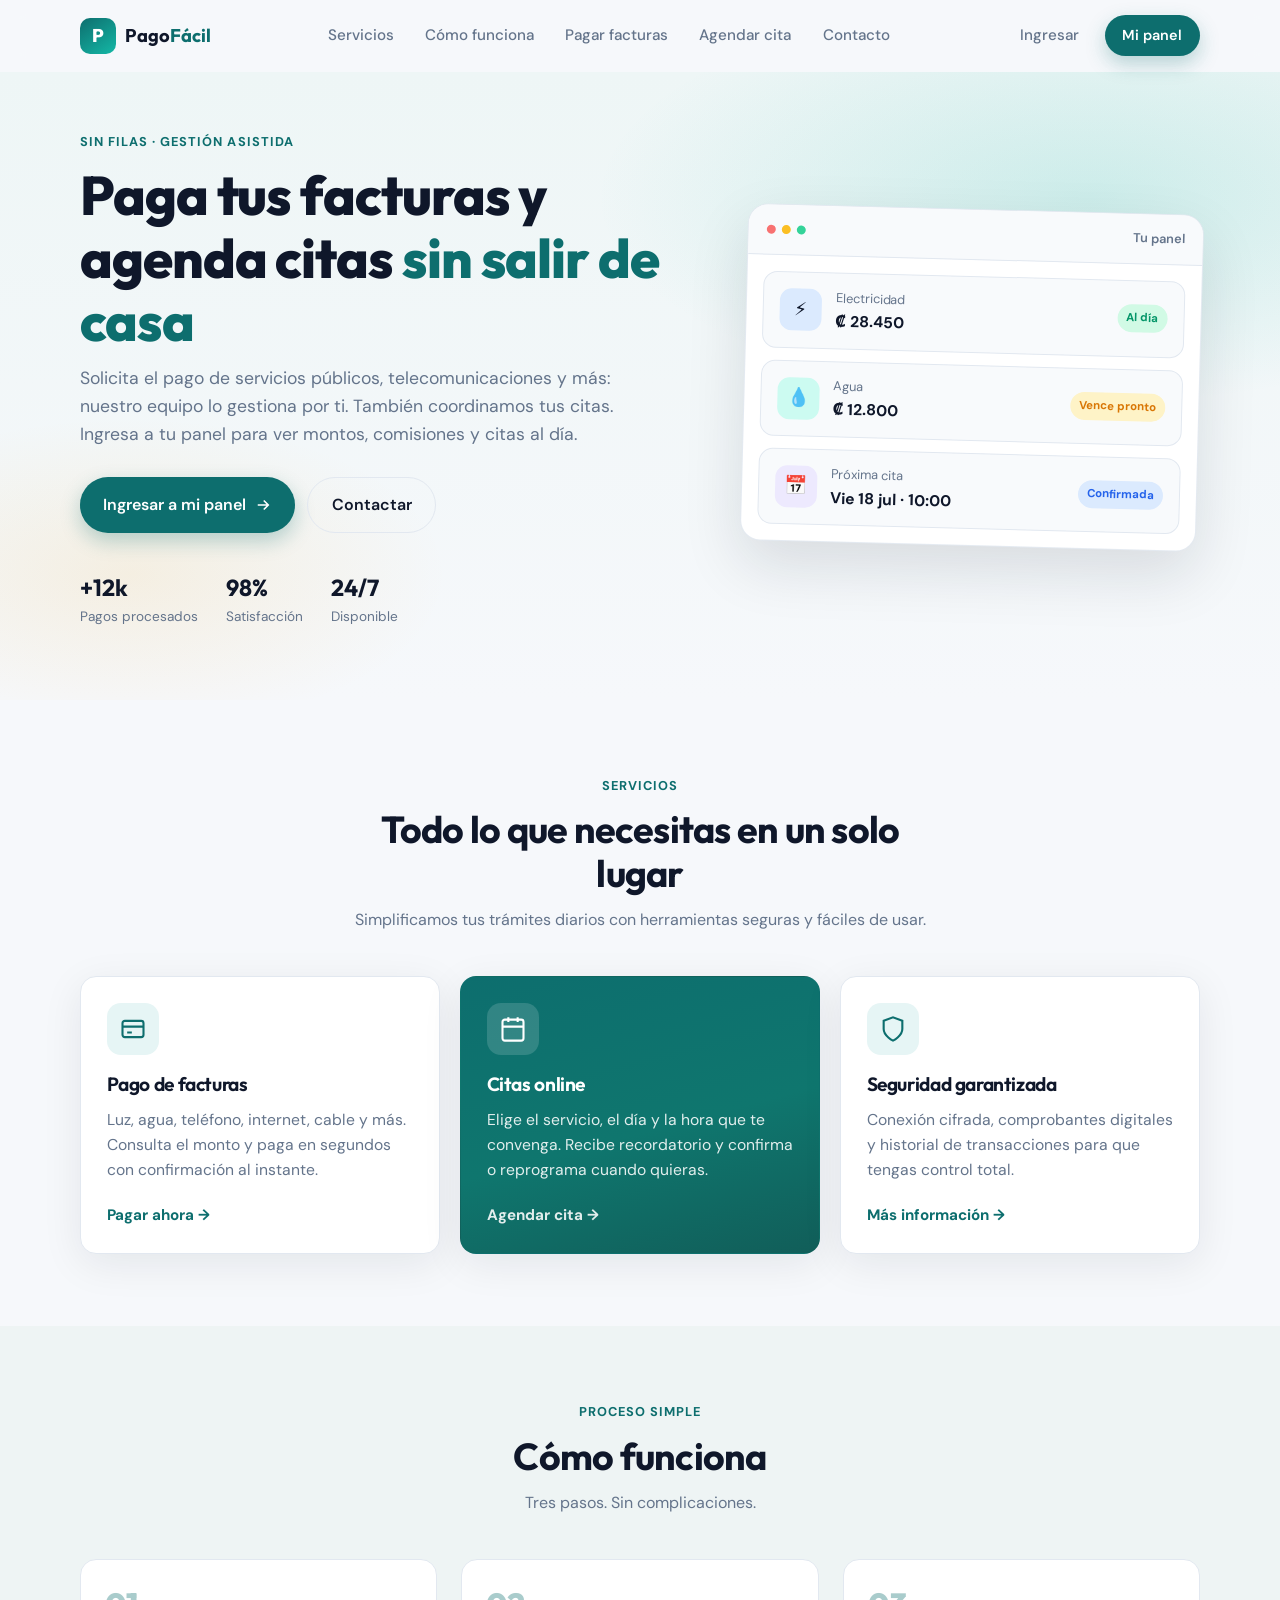
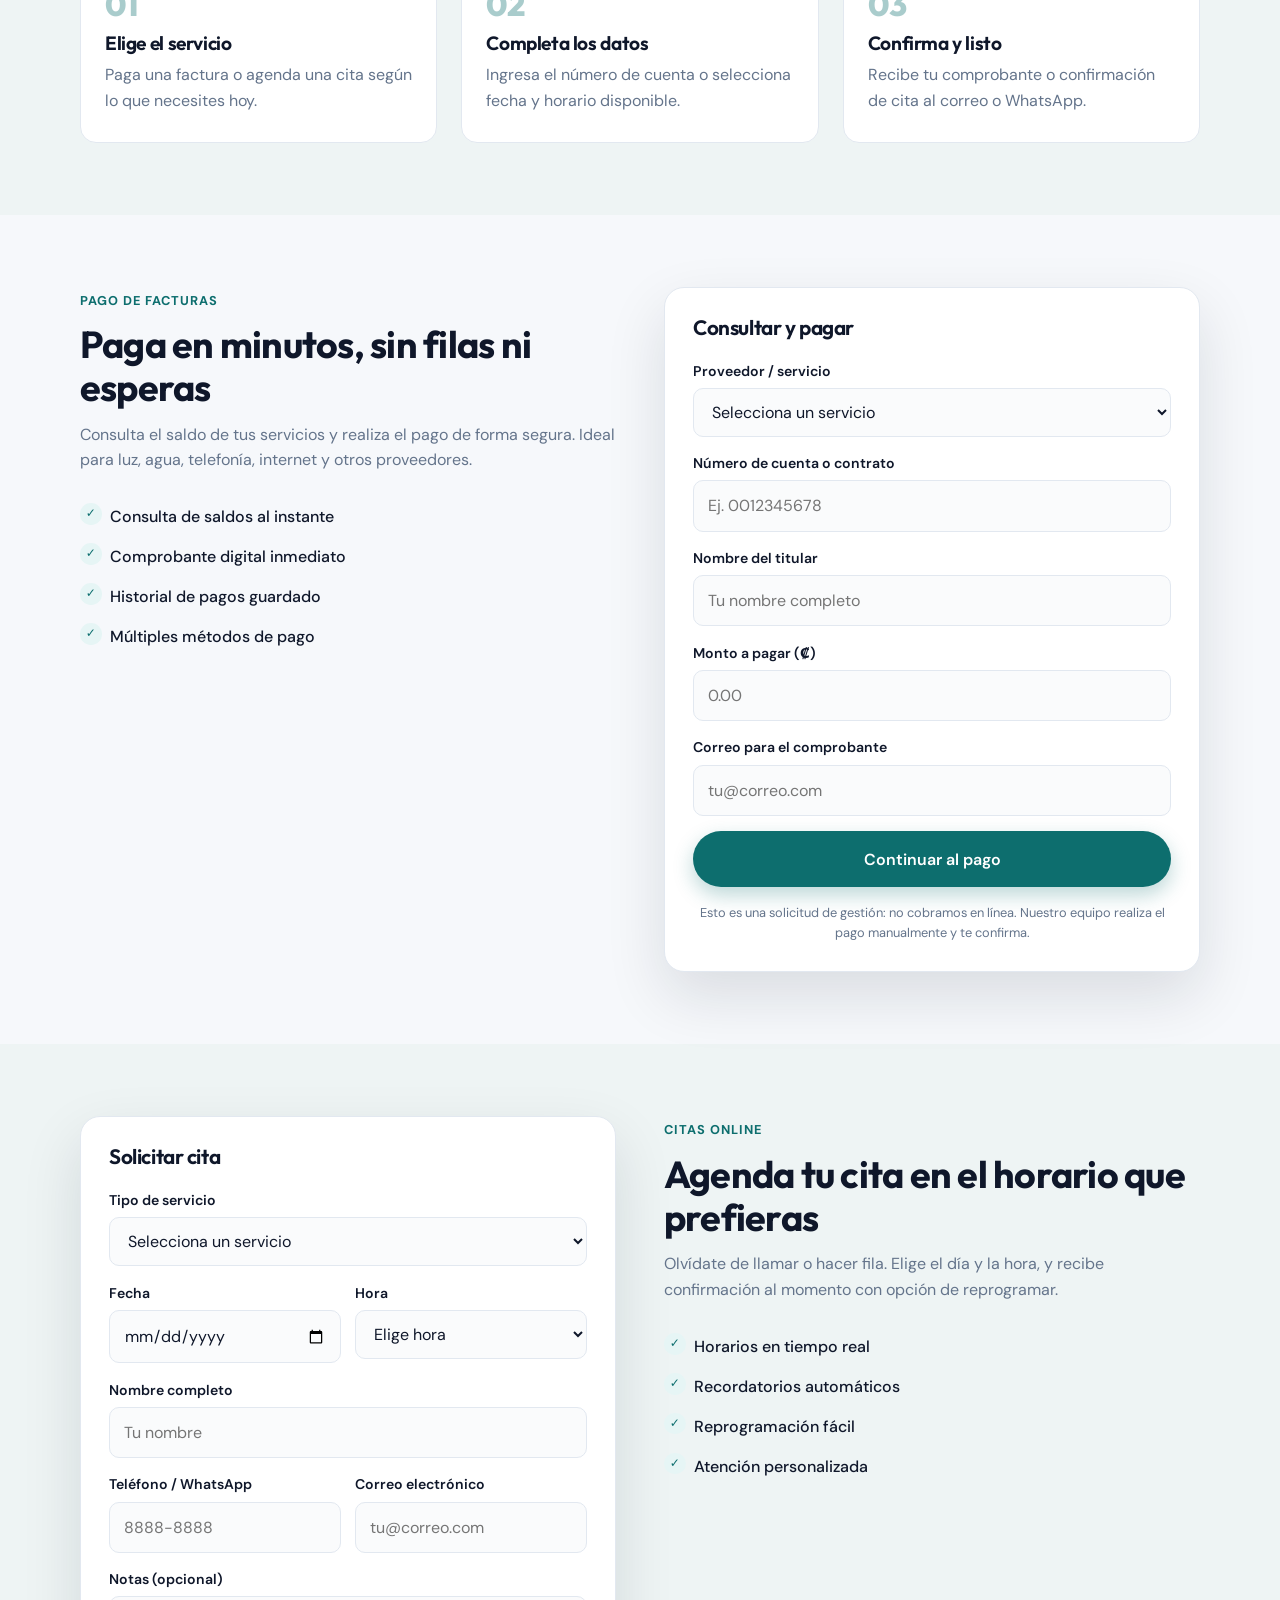
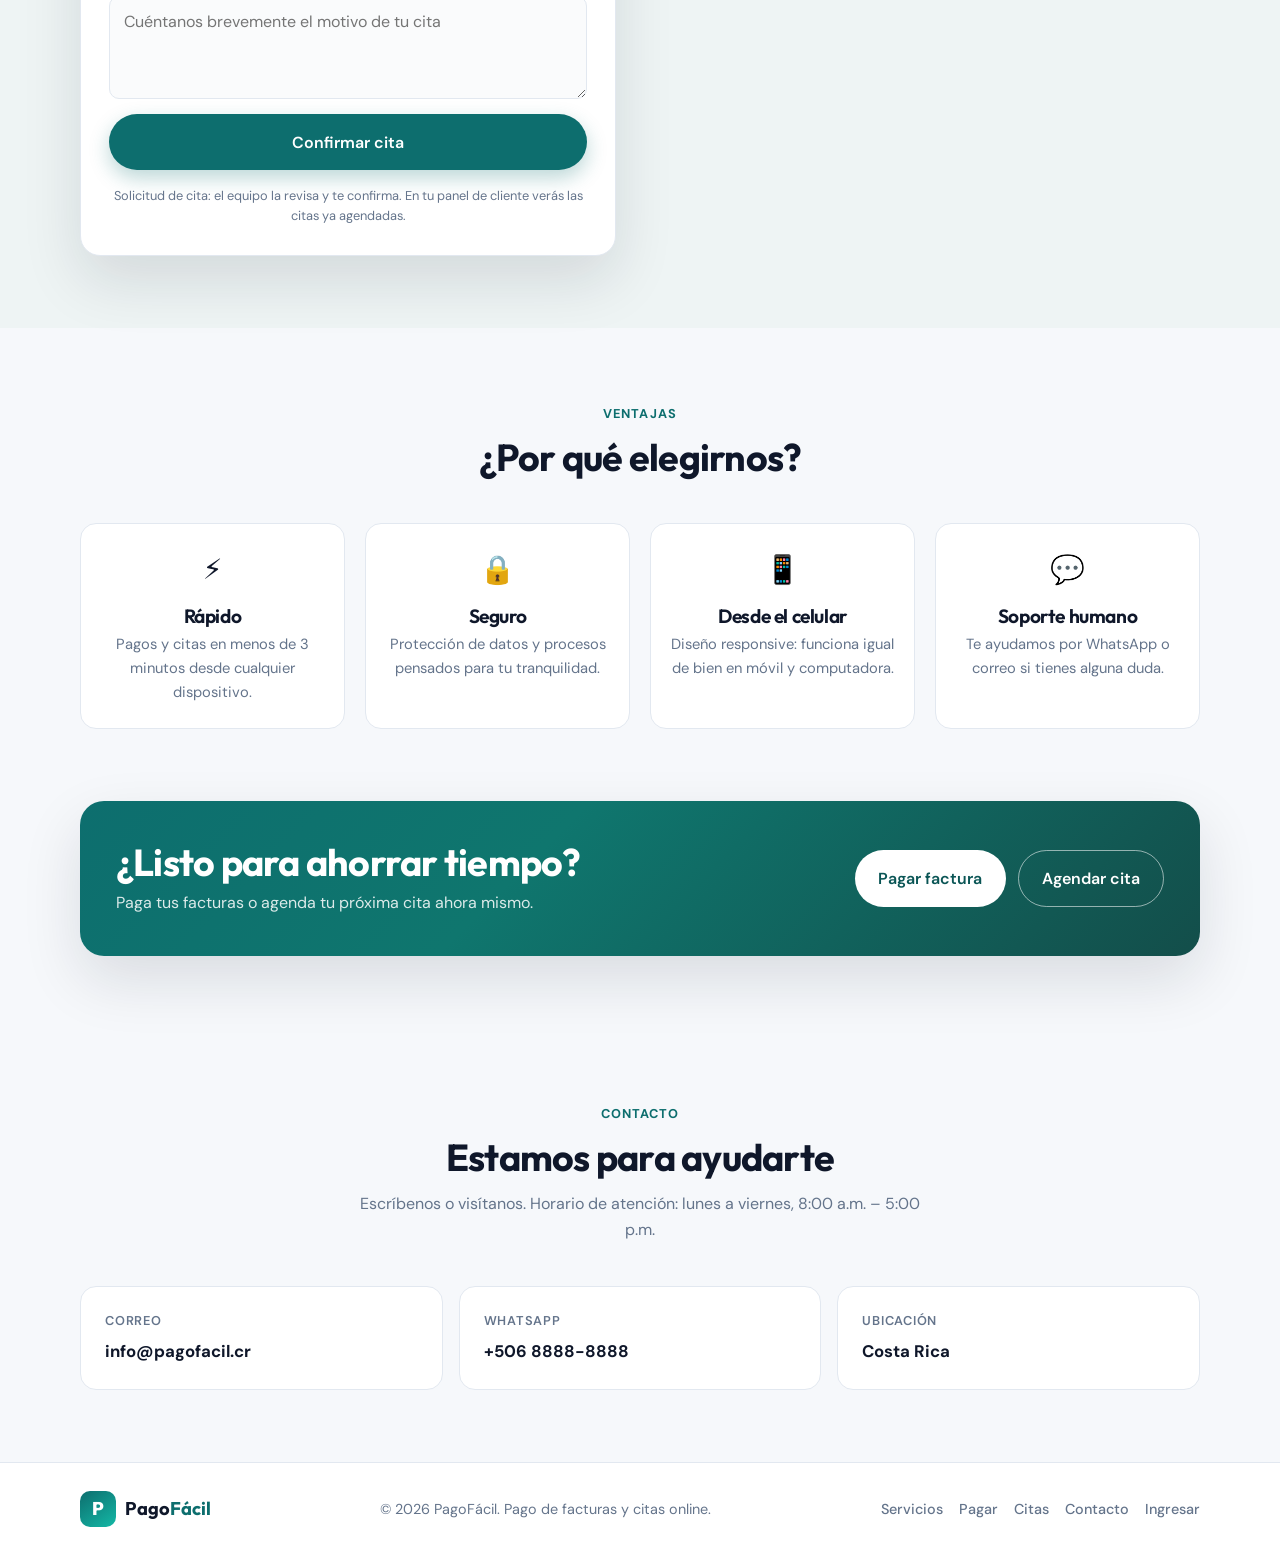
<file: index.html>
<!DOCTYPE html>
<html lang="es">
<head>
  <meta charset="UTF-8" />
  <meta name="viewport" content="width=device-width, initial-scale=1.0" />
  <meta name="description" content="Paga tus facturas y agenda citas en línea de forma rápida, segura y sin filas." />
  <title>PagoFácil · Facturas y Citas Online</title>
  <link rel="preconnect" href="https://fonts.googleapis.com" />
  <link rel="preconnect" href="https://fonts.gstatic.com" crossorigin />
  <link href="https://fonts.googleapis.com/css2?family=DM+Sans:ital,opsz,wght@0,9..40,400;0,9..40,500;0,9..40,600;0,9..40,700;1,9..40,400&family=Outfit:wght@500;600;700;800&display=swap" rel="stylesheet" />
  <link rel="stylesheet" href="styles.css" />
</head>
<body>
  <!-- Header -->
  <header class="header" id="header">
    <div class="container header__inner">
      <a href="#inicio" class="logo" aria-label="PagoFácil inicio">
        <span class="logo__mark">P</span>
        <span class="logo__text">Pago<span>Fácil</span></span>
      </a>
      <nav class="nav" id="nav" aria-label="Principal">
        <a href="#servicios" class="nav__link">Servicios</a>
        <a href="#como-funciona" class="nav__link">Cómo funciona</a>
        <a href="#pagar" class="nav__link">Pagar facturas</a>
        <a href="#citas" class="nav__link">Agendar cita</a>
        <a href="#contacto" class="nav__link">Contacto</a>
      </nav>
      <div class="header__actions">
        <a href="login.html" class="nav__link" title="Iniciar sesión">Ingresar</a>
        <a href="login.html" class="btn btn--primary btn--sm">Mi panel</a>
        <button class="menu-toggle" id="menuToggle" aria-label="Abrir menú" aria-expanded="false">
          <span></span><span></span><span></span>
        </button>
      </div>
    </div>
  </header>

  <main>
    <!-- Hero -->
    <section class="hero" id="inicio">
      <div class="hero__bg" aria-hidden="true"></div>
      <div class="container hero__grid">
        <div class="hero__content">
          <p class="eyebrow">Sin filas · Gestión asistida</p>
          <h1>Paga tus facturas y agenda citas <em>sin salir de casa</em></h1>
          <p class="hero__lead">
            Solicita el pago de servicios públicos, telecomunicaciones y más: nuestro equipo lo gestiona por ti.
            También coordinamos tus citas. Ingresa a tu panel para ver montos, comisiones y citas al día.
          </p>
          <div class="hero__cta">
            <a href="login.html" class="btn btn--primary btn--lg">
              Ingresar a mi panel
              <svg width="18" height="18" viewBox="0 0 24 24" fill="none" stroke="currentColor" stroke-width="2.2" aria-hidden="true"><path d="M5 12h14M13 6l6 6-6 6"/></svg>
            </a>
            <a href="#contacto" class="btn btn--ghost btn--lg">Contactar</a>
          </div>
          <ul class="hero__stats">
            <li><strong>+12k</strong><span>Pagos procesados</span></li>
            <li><strong>98%</strong><span>Satisfacción</span></li>
            <li><strong>24/7</strong><span>Disponible</span></li>
          </ul>
        </div>
        <div class="hero__card" aria-hidden="true">
          <div class="preview-card">
            <div class="preview-card__header">
              <span class="dot"></span><span class="dot"></span><span class="dot"></span>
              <span class="preview-card__title">Tu panel</span>
            </div>
            <div class="preview-card__body">
              <div class="preview-item">
                <div class="preview-item__icon preview-item__icon--blue">⚡</div>
                <div>
                  <p class="preview-item__label">Electricidad</p>
                  <p class="preview-item__value">₡ 28.450</p>
                </div>
                <span class="badge badge--ok">Al día</span>
              </div>
              <div class="preview-item">
                <div class="preview-item__icon preview-item__icon--teal">💧</div>
                <div>
                  <p class="preview-item__label">Agua</p>
                  <p class="preview-item__value">₡ 12.800</p>
                </div>
                <span class="badge badge--warn">Vence pronto</span>
              </div>
              <div class="preview-item">
                <div class="preview-item__icon preview-item__icon--violet">📅</div>
                <div>
                  <p class="preview-item__label">Próxima cita</p>
                  <p class="preview-item__value">Vie 18 jul · 10:00</p>
                </div>
                <span class="badge badge--info">Confirmada</span>
              </div>
            </div>
          </div>
        </div>
      </div>
    </section>

    <!-- Servicios -->
    <section class="section" id="servicios">
      <div class="container">
        <div class="section__header">
          <p class="eyebrow">Servicios</p>
          <h2>Todo lo que necesitas en un solo lugar</h2>
          <p class="section__sub">Simplificamos tus trámites diarios con herramientas seguras y fáciles de usar.</p>
        </div>
        <div class="cards">
          <article class="card">
            <div class="card__icon" aria-hidden="true">
              <svg width="28" height="28" viewBox="0 0 24 24" fill="none" stroke="currentColor" stroke-width="1.8"><rect x="3" y="5" width="18" height="14" rx="2"/><path d="M3 10h18M7 15h4"/></svg>
            </div>
            <h3>Pago de facturas</h3>
            <p>Luz, agua, teléfono, internet, cable y más. Consulta el monto y paga en segundos con confirmación al instante.</p>
            <a href="#pagar" class="card__link">Pagar ahora →</a>
          </article>
          <article class="card card--featured">
            <div class="card__icon" aria-hidden="true">
              <svg width="28" height="28" viewBox="0 0 24 24" fill="none" stroke="currentColor" stroke-width="1.8"><rect x="3" y="4" width="18" height="18" rx="2"/><path d="M16 2v4M8 2v4M3 10h18"/><path d="M8 14h.01M12 14h.01M16 14h.01M8 18h.01M12 18h.01"/></svg>
            </div>
            <h3>Citas online</h3>
            <p>Elige el servicio, el día y la hora que te convenga. Recibe recordatorio y confirma o reprograma cuando quieras.</p>
            <a href="#citas" class="card__link">Agendar cita →</a>
          </article>
          <article class="card">
            <div class="card__icon" aria-hidden="true">
              <svg width="28" height="28" viewBox="0 0 24 24" fill="none" stroke="currentColor" stroke-width="1.8"><path d="M12 22s8-4 8-10V5l-8-3-8 3v7c0 6 8 10 8 10z"/></svg>
            </div>
            <h3>Seguridad garantizada</h3>
            <p>Conexión cifrada, comprobantes digitales y historial de transacciones para que tengas control total.</p>
            <a href="#contacto" class="card__link">Más información →</a>
          </article>
        </div>
      </div>
    </section>

    <!-- Cómo funciona -->
    <section class="section section--muted" id="como-funciona">
      <div class="container">
        <div class="section__header">
          <p class="eyebrow">Proceso simple</p>
          <h2>Cómo funciona</h2>
          <p class="section__sub">Tres pasos. Sin complicaciones.</p>
        </div>
        <ol class="steps">
          <li class="step">
            <span class="step__num">01</span>
            <h3>Elige el servicio</h3>
            <p>Paga una factura o agenda una cita según lo que necesites hoy.</p>
          </li>
          <li class="step">
            <span class="step__num">02</span>
            <h3>Completa los datos</h3>
            <p>Ingresa el número de cuenta o selecciona fecha y horario disponible.</p>
          </li>
          <li class="step">
            <span class="step__num">03</span>
            <h3>Confirma y listo</h3>
            <p>Recibe tu comprobante o confirmación de cita al correo o WhatsApp.</p>
          </li>
        </ol>
      </div>
    </section>

    <!-- Pagar facturas -->
    <section class="section" id="pagar">
      <div class="container split">
        <div class="split__text">
          <p class="eyebrow">Pago de facturas</p>
          <h2>Paga en minutos, sin filas ni esperas</h2>
          <p>Consulta el saldo de tus servicios y realiza el pago de forma segura. Ideal para luz, agua, telefonía, internet y otros proveedores.</p>
          <ul class="checklist">
            <li>Consulta de saldos al instante</li>
            <li>Comprobante digital inmediato</li>
            <li>Historial de pagos guardado</li>
            <li>Múltiples métodos de pago</li>
          </ul>
        </div>
        <div class="panel">
          <h3 class="panel__title">Consultar y pagar</h3>
          <form id="formPago" class="form" novalidate>
            <div class="form__group">
              <label for="proveedor">Proveedor / servicio</label>
              <select id="proveedor" name="proveedor" required>
                <option value="">Selecciona un servicio</option>
                <option value="electricidad">Electricidad</option>
                <option value="agua">Agua</option>
                <option value="telefono">Teléfono / móvil</option>
                <option value="internet">Internet / cable</option>
                <option value="otro">Otro servicio</option>
              </select>
            </div>
            <div class="form__group">
              <label for="cuenta">Número de cuenta o contrato</label>
              <input type="text" id="cuenta" name="cuenta" placeholder="Ej. 0012345678" required autocomplete="off" />
            </div>
            <div class="form__group">
              <label for="nombrePago">Nombre del titular</label>
              <input type="text" id="nombrePago" name="nombrePago" placeholder="Tu nombre completo" required />
            </div>
            <div class="form__group">
              <label for="monto">Monto a pagar (₡)</label>
              <input type="number" id="monto" name="monto" placeholder="0.00" min="1" step="0.01" required />
            </div>
            <div class="form__group">
              <label for="emailPago">Correo para el comprobante</label>
              <input type="email" id="emailPago" name="emailPago" placeholder="tu@correo.com" required />
            </div>
            <button type="submit" class="btn btn--primary btn--full">Continuar al pago</button>
            <p class="form__note">Esto es una solicitud de gestión: no cobramos en línea. Nuestro equipo realiza el pago manualmente y te confirma.</p>
          </form>
          <div id="pagoExito" class="alert alert--success" hidden role="status"></div>
        </div>
      </div>
    </section>

    <!-- Citas -->
    <section class="section section--muted" id="citas">
      <div class="container split split--reverse">
        <div class="split__text">
          <p class="eyebrow">Citas online</p>
          <h2>Agenda tu cita en el horario que prefieras</h2>
          <p>Olvídate de llamar o hacer fila. Elige el día y la hora, y recibe confirmación al momento con opción de reprogramar.</p>
          <ul class="checklist">
            <li>Horarios en tiempo real</li>
            <li>Recordatorios automáticos</li>
            <li>Reprogramación fácil</li>
            <li>Atención personalizada</li>
          </ul>
        </div>
        <div class="panel">
          <h3 class="panel__title">Solicitar cita</h3>
          <form id="formCita" class="form" novalidate>
            <div class="form__group">
              <label for="servicioCita">Tipo de servicio</label>
              <select id="servicioCita" name="servicioCita" required>
                <option value="">Selecciona un servicio</option>
                <option value="consulta">Consulta general</option>
                <option value="pago-asistido">Pago de facturas asistido</option>
                <option value="tramites">Trámites y documentos</option>
                <option value="asesoria">Asesoría personalizada</option>
              </select>
            </div>
            <div class="form__row">
              <div class="form__group">
                <label for="fecha">Fecha</label>
                <input type="date" id="fecha" name="fecha" required />
              </div>
              <div class="form__group">
                <label for="hora">Hora</label>
                <select id="hora" name="hora" required>
                  <option value="">Elige hora</option>
                  <option value="08:00">08:00 a.m.</option>
                  <option value="09:00">09:00 a.m.</option>
                  <option value="10:00">10:00 a.m.</option>
                  <option value="11:00">11:00 a.m.</option>
                  <option value="13:00">01:00 p.m.</option>
                  <option value="14:00">02:00 p.m.</option>
                  <option value="15:00">03:00 p.m.</option>
                  <option value="16:00">04:00 p.m.</option>
                </select>
              </div>
            </div>
            <div class="form__group">
              <label for="nombreCita">Nombre completo</label>
              <input type="text" id="nombreCita" name="nombreCita" placeholder="Tu nombre" required />
            </div>
            <div class="form__row">
              <div class="form__group">
                <label for="telefono">Teléfono / WhatsApp</label>
                <input type="tel" id="telefono" name="telefono" placeholder="8888-8888" required />
              </div>
              <div class="form__group">
                <label for="emailCita">Correo electrónico</label>
                <input type="email" id="emailCita" name="emailCita" placeholder="tu@correo.com" required />
              </div>
            </div>
            <div class="form__group">
              <label for="notas">Notas (opcional)</label>
              <textarea id="notas" name="notas" rows="3" placeholder="Cuéntanos brevemente el motivo de tu cita"></textarea>
            </div>
            <button type="submit" class="btn btn--primary btn--full">Confirmar cita</button>
            <p class="form__note">Solicitud de cita: el equipo la revisa y te confirma. En tu panel de cliente verás las citas ya agendadas.</p>
          </form>
          <div id="citaExito" class="alert alert--success" hidden role="status"></div>
        </div>
      </div>
    </section>

    <!-- Beneficios -->
    <section class="section" id="beneficios">
      <div class="container">
        <div class="section__header">
          <p class="eyebrow">Ventajas</p>
          <h2>¿Por qué elegirnos?</h2>
        </div>
        <div class="benefits">
          <div class="benefit">
            <span class="benefit__icon" aria-hidden="true">⚡</span>
            <h3>Rápido</h3>
            <p>Pagos y citas en menos de 3 minutos desde cualquier dispositivo.</p>
          </div>
          <div class="benefit">
            <span class="benefit__icon" aria-hidden="true">🔒</span>
            <h3>Seguro</h3>
            <p>Protección de datos y procesos pensados para tu tranquilidad.</p>
          </div>
          <div class="benefit">
            <span class="benefit__icon" aria-hidden="true">📱</span>
            <h3>Desde el celular</h3>
            <p>Diseño responsive: funciona igual de bien en móvil y computadora.</p>
          </div>
          <div class="benefit">
            <span class="benefit__icon" aria-hidden="true">💬</span>
            <h3>Soporte humano</h3>
            <p>Te ayudamos por WhatsApp o correo si tienes alguna duda.</p>
          </div>
        </div>
      </div>
    </section>

    <!-- CTA -->
    <section class="cta-banner">
      <div class="container cta-banner__inner">
        <div>
          <h2>¿Listo para ahorrar tiempo?</h2>
          <p>Paga tus facturas o agenda tu próxima cita ahora mismo.</p>
        </div>
        <div class="cta-banner__actions">
          <a href="#pagar" class="btn btn--light btn--lg">Pagar factura</a>
          <a href="#citas" class="btn btn--outline-light btn--lg">Agendar cita</a>
        </div>
      </div>
    </section>

    <!-- Contacto -->
    <section class="section" id="contacto">
      <div class="container contact">
        <div class="section__header">
          <p class="eyebrow">Contacto</p>
          <h2>Estamos para ayudarte</h2>
          <p class="section__sub">Escríbenos o visítanos. Horario de atención: lunes a viernes, 8:00 a.m. – 5:00 p.m.</p>
        </div>
        <div class="contact__grid">
          <a class="contact__card" href="mailto:info@pagofacil.cr">
            <span class="contact__label">Correo</span>
            <strong>info@pagofacil.cr</strong>
          </a>
          <a class="contact__card" href="https://wa.me/50688888888" target="_blank" rel="noopener noreferrer">
            <span class="contact__label">WhatsApp</span>
            <strong>+506 8888-8888</strong>
          </a>
          <div class="contact__card">
            <span class="contact__label">Ubicación</span>
            <strong>Costa Rica</strong>
          </div>
        </div>
      </div>
    </section>
  </main>

  <footer class="footer">
    <div class="container footer__inner">
      <a href="#inicio" class="logo logo--footer">
        <span class="logo__mark">P</span>
        <span class="logo__text">Pago<span>Fácil</span></span>
      </a>
      <p class="footer__copy">© <span id="year"></span> PagoFácil. Pago de facturas y citas online.</p>
      <div class="footer__links">
        <a href="#servicios">Servicios</a>
        <a href="#pagar">Pagar</a>
        <a href="#citas">Citas</a>
        <a href="#contacto">Contacto</a>
        <a href="login.html">Ingresar</a>
      </div>
    </div>
  </footer>

  <script src="script.js"></script>
</body>
</html>
</file>
<file: styles.css>
/* ===== Base ===== */
:root {
  --bg: #f6f8fb;
  --surface: #ffffff;
  --ink: #0f172a;
  --muted: #64748b;
  --line: #e2e8f0;
  --primary: #0d6e6e;
  --primary-dark: #0a5555;
  --primary-soft: #e6f5f5;
  --accent: #f59e0b;
  --ok: #059669;
  --warn: #d97706;
  --info: #2563eb;
  --shadow: 0 10px 40px rgba(15, 23, 42, 0.08);
  --shadow-lg: 0 24px 60px rgba(15, 23, 42, 0.12);
  --radius: 16px;
  --radius-sm: 10px;
  --header-h: 72px;
  --font: "DM Sans", system-ui, sans-serif;
  --display: "Outfit", "DM Sans", system-ui, sans-serif;
  --max: 1120px;
}

*,
*::before,
*::after {
  box-sizing: border-box;
}

html {
  scroll-behavior: smooth;
  scroll-padding-top: calc(var(--header-h) + 12px);
}

body {
  margin: 0;
  font-family: var(--font);
  color: var(--ink);
  background: var(--bg);
  line-height: 1.6;
  -webkit-font-smoothing: antialiased;
}

img {
  max-width: 100%;
  display: block;
}

a {
  color: inherit;
  text-decoration: none;
}

button,
input,
select,
textarea {
  font: inherit;
}

h1, h2, h3 {
  font-family: var(--display);
  line-height: 1.15;
  margin: 0 0 0.75rem;
  letter-spacing: -0.02em;
}

h1 { font-size: clamp(2.1rem, 4.5vw, 3.4rem); font-weight: 800; }
h2 { font-size: clamp(1.7rem, 3vw, 2.35rem); font-weight: 700; }
h3 { font-size: 1.2rem; font-weight: 650; }

p { margin: 0 0 1rem; color: var(--muted); }

.container {
  width: min(100% - 2rem, var(--max));
  margin-inline: auto;
}

.eyebrow {
  display: inline-block;
  font-size: 0.8rem;
  font-weight: 700;
  letter-spacing: 0.08em;
  text-transform: uppercase;
  color: var(--primary);
  margin: 0 0 0.75rem;
}

/* ===== Buttons ===== */
.btn {
  display: inline-flex;
  align-items: center;
  justify-content: center;
  gap: 0.5rem;
  border: none;
  border-radius: 999px;
  font-weight: 600;
  cursor: pointer;
  transition: transform 0.15s ease, background 0.2s ease, box-shadow 0.2s ease, color 0.2s ease;
  text-align: center;
}

.btn:hover { transform: translateY(-1px); }
.btn:active { transform: translateY(0); }

.btn--sm { padding: 0.55rem 1.1rem; font-size: 0.9rem; }
.btn--lg { padding: 0.9rem 1.45rem; font-size: 1rem; }
.btn--full { width: 100%; padding: 0.95rem 1.2rem; }

.btn--primary {
  background: var(--primary);
  color: #fff;
  box-shadow: 0 8px 20px rgba(13, 110, 110, 0.28);
}
.btn--primary:hover { background: var(--primary-dark); }

.btn--ghost {
  background: transparent;
  color: var(--ink);
  border: 1.5px solid var(--line);
}
.btn--ghost:hover { border-color: var(--primary); color: var(--primary); }

.btn--light {
  background: #fff;
  color: var(--primary-dark);
}
.btn--light:hover { background: #f0fdfa; }

.btn--outline-light {
  background: transparent;
  color: #fff;
  border: 1.5px solid rgba(255, 255, 255, 0.55);
}
.btn--outline-light:hover { background: rgba(255, 255, 255, 0.1); }

/* ===== Header ===== */
.header {
  position: sticky;
  top: 0;
  z-index: 100;
  height: var(--header-h);
  background: rgba(246, 248, 251, 0.85);
  backdrop-filter: blur(12px);
  border-bottom: 1px solid transparent;
  transition: border-color 0.2s ease, background 0.2s ease, box-shadow 0.2s ease;
}

.header.is-scrolled {
  background: rgba(255, 255, 255, 0.92);
  border-bottom-color: var(--line);
  box-shadow: 0 4px 20px rgba(15, 23, 42, 0.04);
}

.header__inner {
  height: 100%;
  display: flex;
  align-items: center;
  justify-content: space-between;
  gap: 1rem;
}

.logo {
  display: inline-flex;
  align-items: center;
  gap: 0.55rem;
  font-family: var(--display);
  font-weight: 700;
  font-size: 1.15rem;
}

.logo__mark {
  width: 36px;
  height: 36px;
  border-radius: 10px;
  display: grid;
  place-items: center;
  background: linear-gradient(145deg, var(--primary), #14b8a6);
  color: #fff;
  font-weight: 800;
}

.logo__text span { color: var(--primary); }

.nav {
  display: flex;
  align-items: center;
  gap: 0.25rem;
}

.nav__link {
  padding: 0.5rem 0.85rem;
  border-radius: 8px;
  color: var(--muted);
  font-weight: 500;
  font-size: 0.95rem;
  transition: color 0.15s ease, background 0.15s ease;
}

.nav__link:hover {
  color: var(--primary);
  background: var(--primary-soft);
}

.header__actions {
  display: flex;
  align-items: center;
  gap: 0.75rem;
}

.menu-toggle {
  display: none;
  flex-direction: column;
  gap: 5px;
  background: none;
  border: none;
  padding: 0.4rem;
  cursor: pointer;
}

.menu-toggle span {
  display: block;
  width: 22px;
  height: 2px;
  background: var(--ink);
  border-radius: 2px;
  transition: transform 0.2s ease, opacity 0.2s ease;
}

/* ===== Hero ===== */
.hero {
  position: relative;
  padding: 3.5rem 0 4.5rem;
  overflow: hidden;
}

.hero__bg {
  position: absolute;
  inset: 0;
  background:
    radial-gradient(ellipse 70% 60% at 85% 20%, rgba(20, 184, 166, 0.16), transparent 55%),
    radial-gradient(ellipse 50% 50% at 10% 80%, rgba(245, 158, 11, 0.1), transparent 50%),
    linear-gradient(180deg, #eef6f6 0%, var(--bg) 100%);
  pointer-events: none;
}

.hero__grid {
  position: relative;
  display: grid;
  grid-template-columns: 1.15fr 0.85fr;
  gap: 3rem;
  align-items: center;
}

.hero h1 em {
  font-style: normal;
  color: var(--primary);
}

.hero__lead {
  font-size: 1.1rem;
  max-width: 34rem;
  margin-bottom: 1.75rem;
}

.hero__cta {
  display: flex;
  flex-wrap: wrap;
  gap: 0.75rem;
  margin-bottom: 2.25rem;
}

.hero__stats {
  list-style: none;
  display: flex;
  flex-wrap: wrap;
  gap: 1.75rem;
  padding: 0;
  margin: 0;
}

.hero__stats li {
  display: flex;
  flex-direction: column;
}

.hero__stats strong {
  font-family: var(--display);
  font-size: 1.45rem;
  font-weight: 700;
  color: var(--ink);
}

.hero__stats span {
  font-size: 0.85rem;
  color: var(--muted);
}

/* Preview card */
.preview-card {
  background: var(--surface);
  border-radius: 20px;
  box-shadow: var(--shadow-lg);
  border: 1px solid rgba(226, 232, 240, 0.9);
  overflow: hidden;
  transform: rotate(1.5deg);
}

.preview-card__header {
  display: flex;
  align-items: center;
  gap: 0.4rem;
  padding: 0.9rem 1.1rem;
  background: #f8fafc;
  border-bottom: 1px solid var(--line);
}

.dot {
  width: 9px;
  height: 9px;
  border-radius: 50%;
  background: #cbd5e1;
}
.dot:nth-child(1) { background: #f87171; }
.dot:nth-child(2) { background: #fbbf24; }
.dot:nth-child(3) { background: #34d399; }

.preview-card__title {
  margin-left: auto;
  font-size: 0.8rem;
  color: var(--muted);
  font-weight: 600;
}

.preview-card__body {
  padding: 1rem;
  display: flex;
  flex-direction: column;
  gap: 0.75rem;
}

.preview-item {
  display: grid;
  grid-template-columns: auto 1fr auto;
  gap: 0.85rem;
  align-items: center;
  padding: 0.9rem 1rem;
  border-radius: 14px;
  background: #f8fafc;
  border: 1px solid var(--line);
}

.preview-item__icon {
  width: 42px;
  height: 42px;
  border-radius: 12px;
  display: grid;
  place-items: center;
  font-size: 1.15rem;
}

.preview-item__icon--blue { background: #dbeafe; }
.preview-item__icon--teal { background: #ccfbf1; }
.preview-item__icon--violet { background: #ede9fe; }

.preview-item__label {
  margin: 0;
  font-size: 0.8rem;
  color: var(--muted);
}

.preview-item__value {
  margin: 0;
  font-weight: 700;
  color: var(--ink);
  font-size: 0.98rem;
}

.badge {
  font-size: 0.72rem;
  font-weight: 700;
  padding: 0.3rem 0.55rem;
  border-radius: 999px;
  white-space: nowrap;
}

.badge--ok { background: #d1fae5; color: var(--ok); }
.badge--warn { background: #fef3c7; color: var(--warn); }
.badge--info { background: #dbeafe; color: var(--info); }

/* ===== Sections ===== */
.section {
  padding: 4.5rem 0;
}

.section--muted {
  background: #eef4f4;
}

.section__header {
  text-align: center;
  max-width: 36rem;
  margin: 0 auto 2.75rem;
}

.section__sub {
  margin: 0;
}

/* Cards */
.cards {
  display: grid;
  grid-template-columns: repeat(3, 1fr);
  gap: 1.25rem;
}

.card {
  background: var(--surface);
  border: 1px solid var(--line);
  border-radius: var(--radius);
  padding: 1.6rem;
  box-shadow: var(--shadow);
  transition: transform 0.2s ease, box-shadow 0.2s ease;
}

.card:hover {
  transform: translateY(-4px);
  box-shadow: var(--shadow-lg);
}

.card--featured {
  background: linear-gradient(165deg, #0d6e6e 0%, #0f766e 55%, #115e59 100%);
  border-color: transparent;
  color: #fff;
}

.card--featured p,
.card--featured .card__link {
  color: rgba(255, 255, 255, 0.88);
}

.card--featured h3 { color: #fff; }

.card__icon {
  width: 52px;
  height: 52px;
  border-radius: 14px;
  display: grid;
  place-items: center;
  background: var(--primary-soft);
  color: var(--primary);
  margin-bottom: 1.1rem;
}

.card--featured .card__icon {
  background: rgba(255, 255, 255, 0.15);
  color: #fff;
}

.card p {
  font-size: 0.98rem;
  margin-bottom: 1.25rem;
}

.card__link {
  font-weight: 700;
  color: var(--primary);
  font-size: 0.95rem;
}

.card__link:hover { text-decoration: underline; }

/* Steps */
.steps {
  list-style: none;
  margin: 0;
  padding: 0;
  display: grid;
  grid-template-columns: repeat(3, 1fr);
  gap: 1.5rem;
  counter-reset: none;
}

.step {
  background: var(--surface);
  border-radius: var(--radius);
  padding: 1.75rem 1.5rem;
  border: 1px solid var(--line);
  position: relative;
}

.step__num {
  font-family: var(--display);
  font-size: 2rem;
  font-weight: 800;
  color: var(--primary);
  opacity: 0.35;
  display: block;
  margin-bottom: 0.75rem;
  line-height: 1;
}

.step h3 { margin-bottom: 0.5rem; }
.step p { margin: 0; }

/* Split layouts */
.split {
  display: grid;
  grid-template-columns: 1fr 1fr;
  gap: 3rem;
  align-items: start;
}

.split--reverse .split__text { order: 2; }
.split--reverse .panel { order: 1; }

.checklist {
  list-style: none;
  padding: 0;
  margin: 1.5rem 0 0;
}

.checklist li {
  position: relative;
  padding: 0.45rem 0 0.45rem 1.85rem;
  color: var(--ink);
  font-weight: 500;
}

.checklist li::before {
  content: "✓";
  position: absolute;
  left: 0;
  top: 0.4rem;
  width: 1.35rem;
  height: 1.35rem;
  border-radius: 50%;
  background: var(--primary-soft);
  color: var(--primary);
  font-size: 0.75rem;
  font-weight: 800;
  display: grid;
  place-items: center;
}

/* Panel / forms */
.panel {
  background: var(--surface);
  border: 1px solid var(--line);
  border-radius: 20px;
  padding: 1.75rem;
  box-shadow: var(--shadow-lg);
}

.panel__title {
  margin-bottom: 1.25rem;
  font-size: 1.3rem;
}

.form {
  display: flex;
  flex-direction: column;
  gap: 0.95rem;
}

.form__group {
  display: flex;
  flex-direction: column;
  gap: 0.35rem;
}

.form__group label {
  font-size: 0.88rem;
  font-weight: 600;
  color: var(--ink);
}

.form__group input,
.form__group select,
.form__group textarea {
  width: 100%;
  padding: 0.75rem 0.9rem;
  border: 1.5px solid var(--line);
  border-radius: var(--radius-sm);
  background: #fafbfc;
  color: var(--ink);
  transition: border-color 0.15s ease, box-shadow 0.15s ease, background 0.15s ease;
}

.form__group input:focus,
.form__group select:focus,
.form__group textarea:focus {
  outline: none;
  border-color: var(--primary);
  background: #fff;
  box-shadow: 0 0 0 3px rgba(13, 110, 110, 0.15);
}

.form__group input.is-invalid,
.form__group select.is-invalid,
.form__group textarea.is-invalid {
  border-color: #dc2626;
  box-shadow: 0 0 0 3px rgba(220, 38, 38, 0.12);
}

.form__row {
  display: grid;
  grid-template-columns: 1fr 1fr;
  gap: 0.85rem;
}

.form__note {
  margin: 0;
  font-size: 0.8rem;
  color: var(--muted);
  text-align: center;
}

.alert {
  margin-top: 1rem;
  padding: 0.9rem 1rem;
  border-radius: var(--radius-sm);
  font-size: 0.95rem;
  font-weight: 500;
}

.alert--success {
  background: #d1fae5;
  color: #065f46;
  border: 1px solid #a7f3d0;
}

/* Benefits */
.benefits {
  display: grid;
  grid-template-columns: repeat(4, 1fr);
  gap: 1.25rem;
}

.benefit {
  background: var(--surface);
  border: 1px solid var(--line);
  border-radius: var(--radius);
  padding: 1.5rem 1.25rem;
  text-align: center;
}

.benefit__icon {
  font-size: 1.75rem;
  display: block;
  margin-bottom: 0.75rem;
}

.benefit h3 { margin-bottom: 0.4rem; }
.benefit p { margin: 0; font-size: 0.92rem; }

/* CTA banner */
.cta-banner {
  padding: 0 0 4.5rem;
}

.cta-banner__inner {
  background: linear-gradient(135deg, #0d6e6e 0%, #0f766e 40%, #134e4a 100%);
  border-radius: 24px;
  padding: 2.5rem 2.25rem;
  display: flex;
  align-items: center;
  justify-content: space-between;
  gap: 1.5rem;
  flex-wrap: wrap;
  color: #fff;
  box-shadow: var(--shadow-lg);
}

.cta-banner h2 {
  color: #fff;
  margin-bottom: 0.35rem;
}

.cta-banner p {
  color: rgba(255, 255, 255, 0.85);
  margin: 0;
}

.cta-banner__actions {
  display: flex;
  flex-wrap: wrap;
  gap: 0.75rem;
}

/* Contact */
.contact__grid {
  display: grid;
  grid-template-columns: repeat(3, 1fr);
  gap: 1rem;
}

.contact__card {
  background: var(--surface);
  border: 1px solid var(--line);
  border-radius: var(--radius);
  padding: 1.5rem;
  transition: border-color 0.15s ease, box-shadow 0.15s ease;
}

a.contact__card:hover {
  border-color: var(--primary);
  box-shadow: var(--shadow);
}

.contact__label {
  display: block;
  font-size: 0.8rem;
  font-weight: 600;
  text-transform: uppercase;
  letter-spacing: 0.06em;
  color: var(--muted);
  margin-bottom: 0.4rem;
}

.contact__card strong {
  font-size: 1.05rem;
  color: var(--ink);
}

/* Footer */
.footer {
  border-top: 1px solid var(--line);
  background: #fff;
  padding: 1.75rem 0;
}

.footer__inner {
  display: flex;
  align-items: center;
  justify-content: space-between;
  gap: 1rem;
  flex-wrap: wrap;
}

.footer__copy {
  margin: 0;
  font-size: 0.9rem;
}

.footer__links {
  display: flex;
  gap: 1rem;
  flex-wrap: wrap;
}

.footer__links a {
  color: var(--muted);
  font-size: 0.9rem;
  font-weight: 500;
}

.footer__links a:hover { color: var(--primary); }

/* ===== Responsive ===== */
@media (max-width: 960px) {
  .hero__grid,
  .split,
  .cards,
  .steps,
  .benefits,
  .contact__grid {
    grid-template-columns: 1fr;
  }

  .split--reverse .split__text,
  .split--reverse .panel {
    order: unset;
  }

  .hero__card {
    max-width: 420px;
    margin: 0 auto;
  }

  .preview-card { transform: none; }

  .benefits {
    grid-template-columns: 1fr 1fr;
  }

  .nav {
    position: fixed;
    inset: var(--header-h) 0 auto 0;
    background: #fff;
    border-bottom: 1px solid var(--line);
    flex-direction: column;
    align-items: stretch;
    padding: 0.75rem;
    gap: 0.15rem;
    transform: translateY(-120%);
    opacity: 0;
    pointer-events: none;
    transition: transform 0.25s ease, opacity 0.25s ease;
    box-shadow: var(--shadow);
  }

  .nav.is-open {
    transform: translateY(0);
    opacity: 1;
    pointer-events: auto;
  }

  .nav__link {
    padding: 0.85rem 1rem;
  }

  .menu-toggle { display: flex; }

  .header__actions .btn--sm { display: none; }
}

@media (max-width: 560px) {
  .form__row,
  .benefits {
    grid-template-columns: 1fr;
  }

  .hero {
    padding-top: 2rem;
  }

  .cta-banner__inner {
    padding: 1.75rem 1.25rem;
  }

  .footer__inner {
    flex-direction: column;
    text-align: center;
  }
}
</file>
